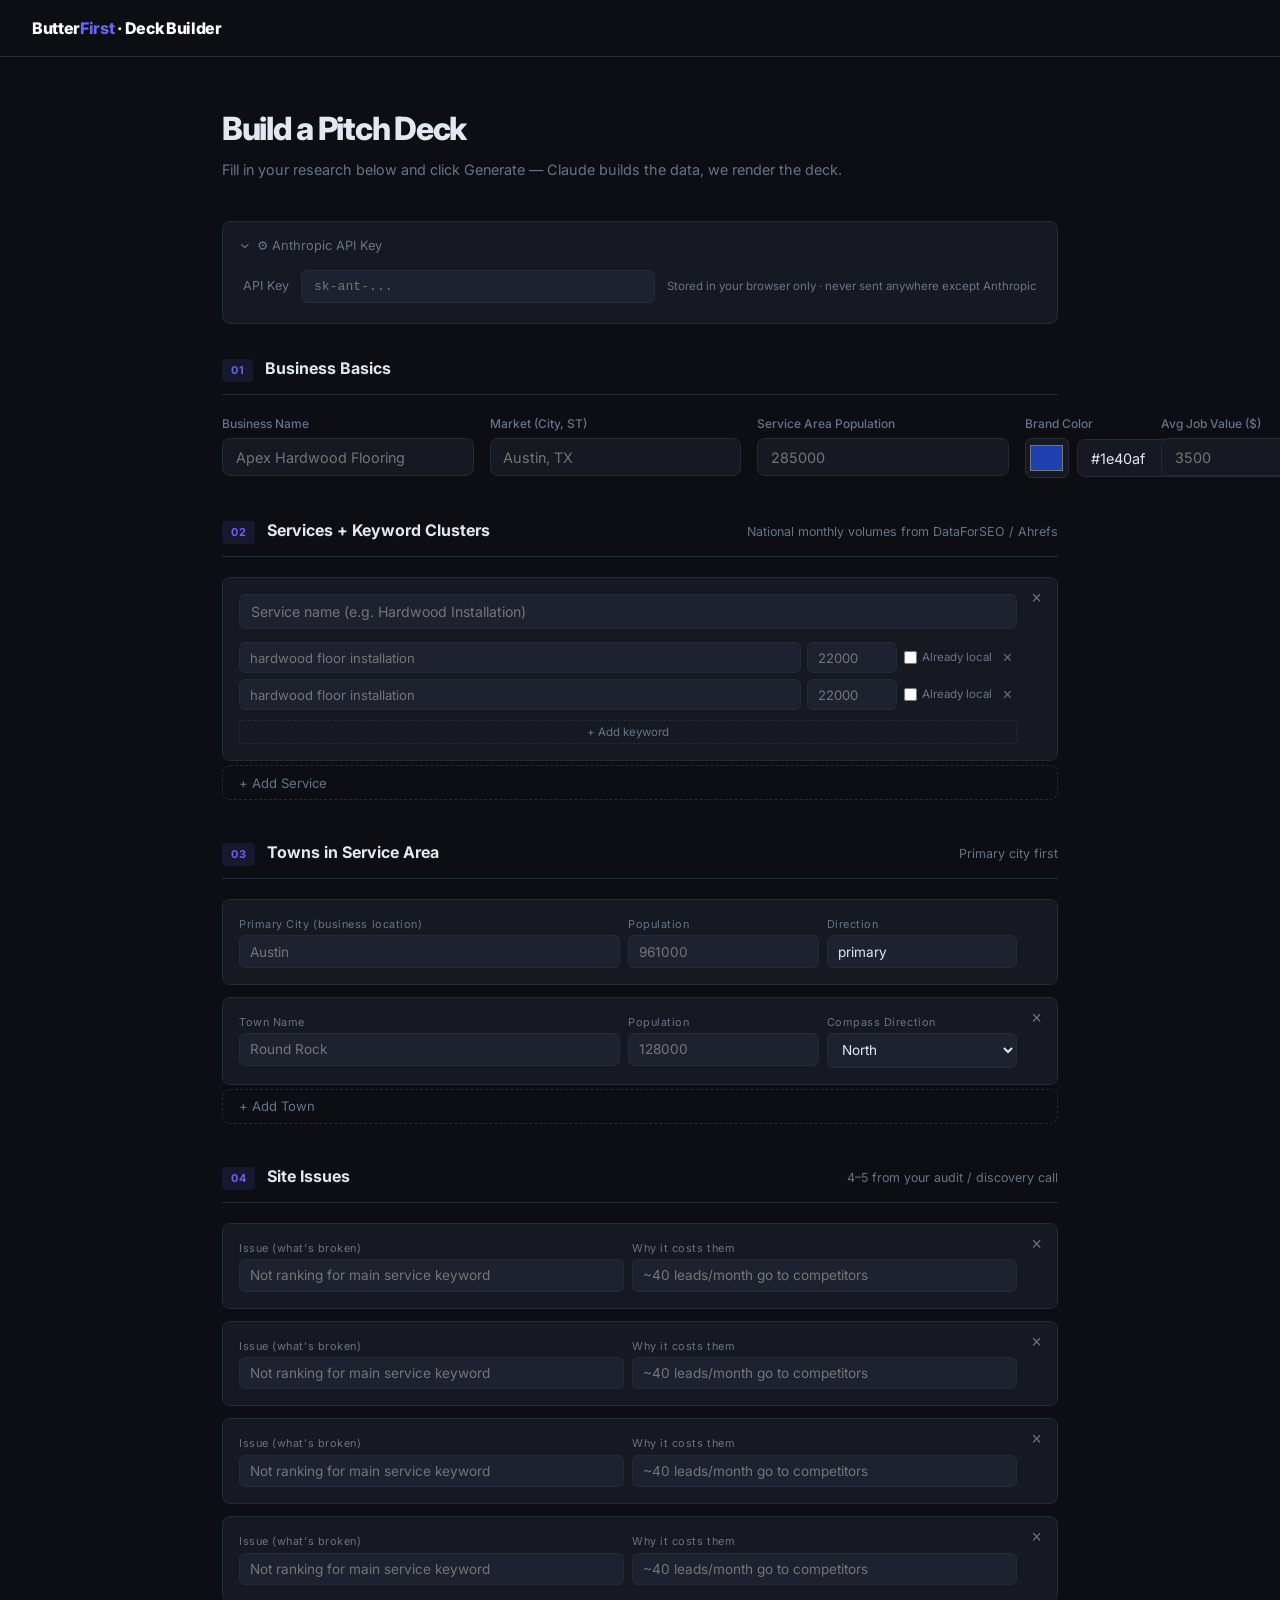
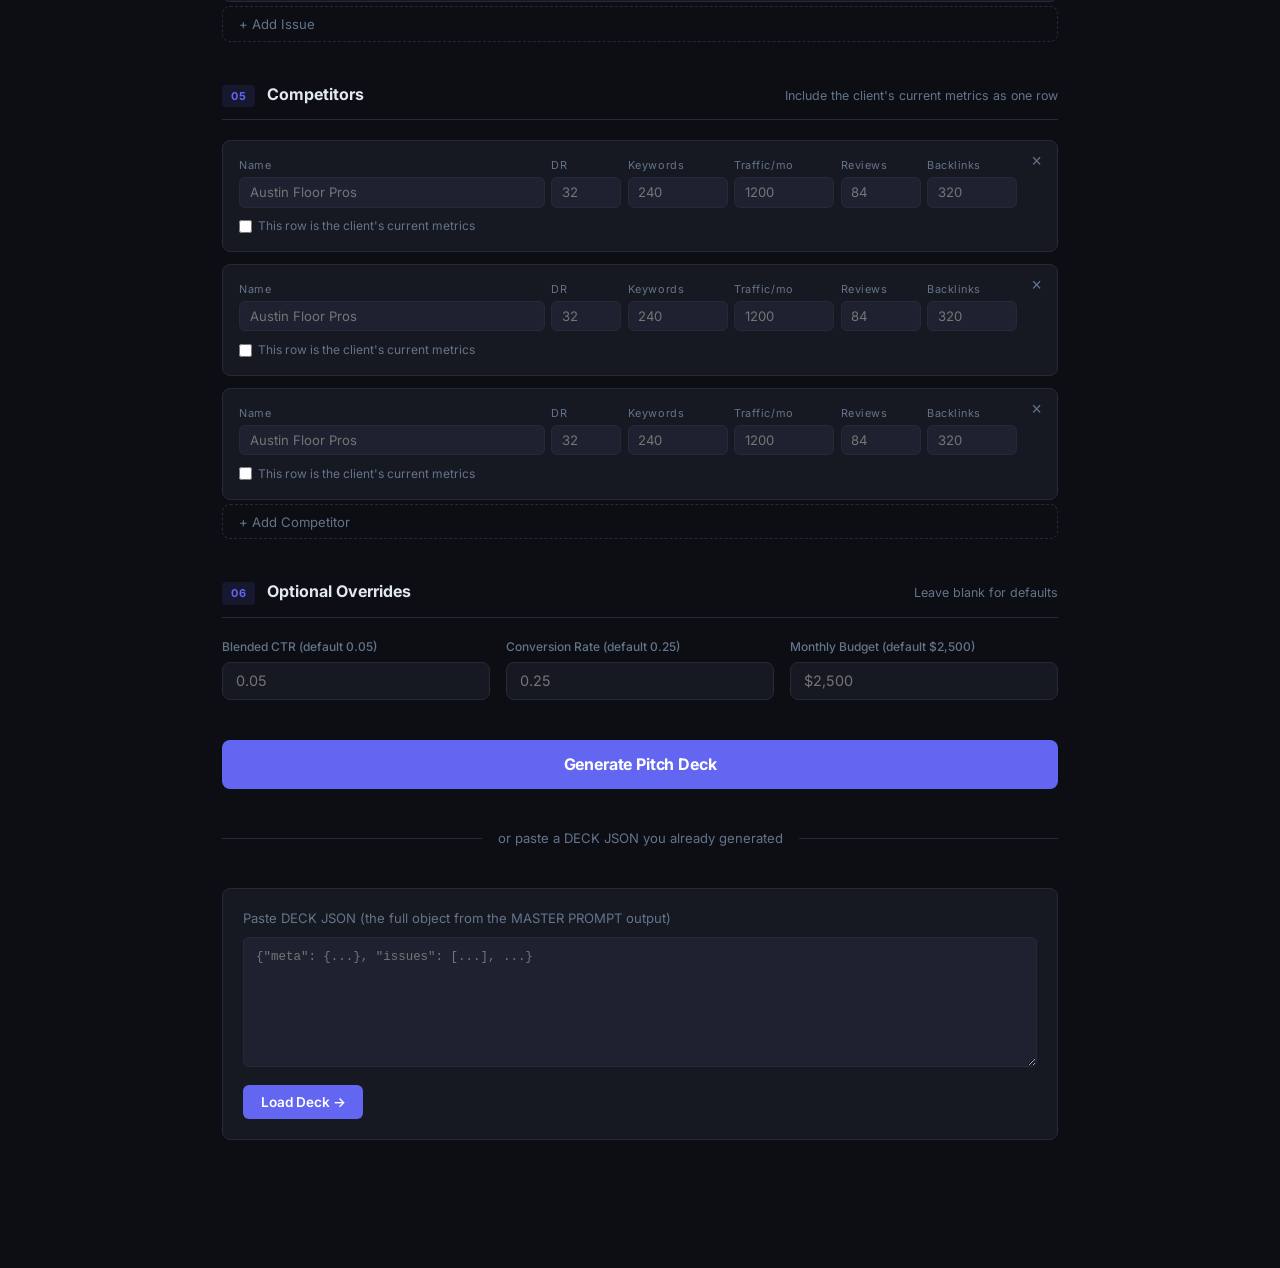
<file: index.html>
<!DOCTYPE html>
<html lang="en">
<head>
  <meta charset="UTF-8">
  <meta name="viewport" content="width=device-width, initial-scale=1.0">
  <title>Deck Builder · Butter First</title>
  <link rel="stylesheet" href="form.css">
</head>
<body>

<header>
  <div class="logo">Butter<span>First</span> · Deck Builder</div>
  <div class="header-actions">
    <a href="deck.html" class="btn-ghost" id="view-last-btn" style="display:none">View Last Deck →</a>
  </div>
</header>

<main>
  <h1 class="page-title">Build a Pitch Deck</h1>
  <p class="page-sub">Fill in your research below and click Generate — Claude builds the data, we render the deck.</p>

  <!-- API Key -->
  <details class="api-panel" id="api-details">
    <summary>⚙ Anthropic API Key</summary>
    <div class="api-panel-body">
      <label for="api-key">API Key</label>
      <input type="password" id="api-key" placeholder="sk-ant-..." autocomplete="off">
      <span class="api-key-note">Stored in your browser only · never sent anywhere except Anthropic</span>
    </div>
  </details>

  <form id="deck-form" novalidate>

    <!-- 1. Business Basics -->
    <div class="section">
      <div class="section-header">
        <span class="section-num">01</span>
        <span class="section-title">Business Basics</span>
      </div>
      <div class="field-grid" style="grid-template-columns: 1fr 1fr 1fr 120px 130px;">
        <div class="field">
          <label>Business Name</label>
          <input type="text" name="businessName" placeholder="Apex Hardwood Flooring" required>
        </div>
        <div class="field">
          <label>Market (City, ST)</label>
          <input type="text" name="market" placeholder="Austin, TX" required>
        </div>
        <div class="field">
          <label>Service Area Population</label>
          <input type="number" name="population" placeholder="285000" required min="1000">
        </div>
        <div class="field">
          <label>Brand Color</label>
          <div class="color-field">
            <input type="color" id="brand-color-picker" value="#1e40af">
            <input type="text" name="brandColor" id="brand-color-hex" placeholder="#1e40af" maxlength="7">
          </div>
        </div>
        <div class="field">
          <label>Avg Job Value ($)</label>
          <input type="number" name="aov" placeholder="3500" required min="1">
        </div>
      </div>
    </div>

    <!-- 2. Services + Keywords -->
    <div class="section">
      <div class="section-header">
        <span class="section-num">02</span>
        <span class="section-title">Services + Keyword Clusters</span>
        <span class="section-hint">National monthly volumes from DataForSEO / Ahrefs</span>
      </div>
      <div class="dynamic-list" id="services-list"></div>
      <button type="button" class="add-btn" id="add-service-btn">+ Add Service</button>
    </div>

    <!-- 3. Towns -->
    <div class="section">
      <div class="section-header">
        <span class="section-num">03</span>
        <span class="section-title">Towns in Service Area</span>
        <span class="section-hint">Primary city first</span>
      </div>
      <div class="dynamic-list" id="towns-list"></div>
      <button type="button" class="add-btn" id="add-town-btn">+ Add Town</button>
    </div>

    <!-- 4. Site Issues -->
    <div class="section">
      <div class="section-header">
        <span class="section-num">04</span>
        <span class="section-title">Site Issues</span>
        <span class="section-hint">4–5 from your audit / discovery call</span>
      </div>
      <div class="dynamic-list" id="issues-list"></div>
      <button type="button" class="add-btn" id="add-issue-btn">+ Add Issue</button>
    </div>

    <!-- 5. Competitors -->
    <div class="section">
      <div class="section-header">
        <span class="section-num">05</span>
        <span class="section-title">Competitors</span>
        <span class="section-hint">Include the client's current metrics as one row</span>
      </div>
      <div class="dynamic-list" id="competitors-list"></div>
      <button type="button" class="add-btn" id="add-comp-btn">+ Add Competitor</button>
    </div>

    <!-- 6. Overrides -->
    <div class="section">
      <div class="section-header">
        <span class="section-num">06</span>
        <span class="section-title">Optional Overrides</span>
        <span class="section-hint">Leave blank for defaults</span>
      </div>
      <div class="field-grid cols-3">
        <div class="field">
          <label>Blended CTR (default 0.05)</label>
          <input type="number" name="ctr" placeholder="0.05" step="0.01" min="0" max="1">
        </div>
        <div class="field">
          <label>Conversion Rate (default 0.25)</label>
          <input type="number" name="convRate" placeholder="0.25" step="0.01" min="0" max="1">
        </div>
        <div class="field">
          <label>Monthly Budget (default $2,500)</label>
          <input type="text" name="budget" placeholder="$2,500">
        </div>
      </div>
    </div>

    <!-- Error -->
    <div class="error-msg" id="error-msg"></div>

    <!-- Generate -->
    <button type="submit" class="btn-primary" id="generate-btn">
      Generate Pitch Deck
    </button>

  </form>

  <!-- Manual paste -->
  <div class="or-divider">or paste a DECK JSON you already generated</div>
  <div class="paste-zone">
    <label>Paste DECK JSON (the full object from the MASTER PROMPT output)</label>
    <textarea id="paste-json" placeholder='{"meta": {...}, "issues": [...], ...}'></textarea>
    <button type="button" class="btn-sm" id="load-json-btn">Load Deck →</button>
  </div>

</main>

<!-- Loading overlay -->
<div class="loading-overlay hidden" id="loading">
  <div class="spinner"></div>
  <div class="loading-title">Building your deck<span class="loading-dots"></span></div>
  <div class="loading-sub">Claude is crunching the numbers and writing the copy. Usually takes 15–30 seconds.</div>
</div>

<script src="form.js"></script>
</body>
</html>
</file>
<file: form.css>
@import url('https://fonts.googleapis.com/css2?family=Inter:wght@400;500;600;700;800&display=swap');

:root {
  --bg: #0c0e14;
  --surface: #161922;
  --surface2: #1e2230;
  --border: #252a3a;
  --accent: #6366f1;
  --accent-hover: #818cf8;
  --text: #e2e8f0;
  --text-muted: #64748b;
  --danger: #ef4444;
  --radius: 8px;
  --font: 'Inter', system-ui, -apple-system, sans-serif;
}

* { box-sizing: border-box; margin: 0; padding: 0; }

body {
  background: var(--bg);
  color: var(--text);
  font-family: var(--font);
  min-height: 100vh;
  line-height: 1.5;
}

/* ── Header ── */
header {
  padding: 1rem 2rem;
  border-bottom: 1px solid var(--border);
  display: flex;
  align-items: center;
  gap: 1rem;
  position: sticky;
  top: 0;
  background: var(--bg);
  z-index: 10;
}

.logo { font-weight: 800; font-size: 1rem; letter-spacing: -0.02em; color: #fff; }
.logo span { color: var(--accent); }

.header-actions { margin-left: auto; display: flex; gap: 0.75rem; align-items: center; }

.btn-ghost {
  background: none;
  border: 1px solid var(--border);
  border-radius: var(--radius);
  padding: 0.45rem 1rem;
  color: var(--text-muted);
  font-size: 0.82rem;
  font-family: var(--font);
  cursor: pointer;
  text-decoration: none;
  display: inline-flex;
  align-items: center;
  gap: 0.35rem;
  transition: all 0.15s;
}
.btn-ghost:hover { border-color: var(--accent); color: var(--accent); }

/* ── Main layout ── */
main {
  max-width: 900px;
  margin: 0 auto;
  padding: 3rem 2rem 8rem;
}

.page-title { font-size: 2rem; font-weight: 800; letter-spacing: -0.04em; margin-bottom: 0.4rem; }
.page-sub { color: var(--text-muted); font-size: 0.9rem; margin-bottom: 2.5rem; }

/* ── API Key ── */
details.api-panel {
  background: var(--surface);
  border: 1px solid var(--border);
  border-radius: var(--radius);
  margin-bottom: 2rem;
  overflow: hidden;
}

details.api-panel summary {
  padding: 0.75rem 1.25rem;
  cursor: pointer;
  font-size: 0.8rem;
  color: var(--text-muted);
  display: flex;
  align-items: center;
  gap: 0.5rem;
  list-style: none;
  user-select: none;
}

details.api-panel summary::before {
  content: '›';
  transition: transform 0.2s;
  font-size: 1rem;
  display: inline-block;
}

details.api-panel[open] summary::before { transform: rotate(90deg); }

.api-panel-body {
  padding: 0 1.25rem 1.25rem;
  display: flex;
  gap: 0.75rem;
  align-items: center;
  flex-wrap: wrap;
}

.api-panel-body label { font-size: 0.78rem; color: var(--text-muted); white-space: nowrap; }

.api-panel-body input {
  flex: 1;
  min-width: 280px;
  background: var(--surface2);
  border: 1px solid var(--border);
  border-radius: 6px;
  padding: 0.5rem 0.75rem;
  color: var(--text);
  font-size: 0.82rem;
  font-family: monospace;
}

.api-panel-body input:focus { outline: none; border-color: var(--accent); }
.api-key-note { font-size: 0.72rem; color: var(--text-muted); }

/* ── Sections ── */
.section { margin-bottom: 2.5rem; }

.section-header {
  display: flex;
  align-items: baseline;
  gap: 0.75rem;
  margin-bottom: 1.25rem;
  padding-bottom: 0.75rem;
  border-bottom: 1px solid var(--border);
}

.section-num {
  font-size: 0.68rem;
  font-weight: 700;
  letter-spacing: 0.08em;
  text-transform: uppercase;
  color: var(--accent);
  background: rgba(99,102,241,0.12);
  padding: 0.2rem 0.55rem;
  border-radius: 4px;
}

.section-title { font-size: 1rem; font-weight: 700; }
.section-hint { font-size: 0.78rem; color: var(--text-muted); margin-left: auto; }

/* ── Field grid ── */
.field-grid {
  display: grid;
  gap: 1rem;
  grid-template-columns: 1fr 1fr;
}
.field-grid.cols-3 { grid-template-columns: 1fr 1fr 1fr; }
.field-grid.cols-1 { grid-template-columns: 1fr; }

.field { display: flex; flex-direction: column; gap: 0.35rem; }

.field label { font-size: 0.75rem; font-weight: 500; color: var(--text-muted); }

.field input,
.field select,
.field textarea {
  background: var(--surface);
  border: 1px solid var(--border);
  border-radius: var(--radius);
  padding: 0.6rem 0.8rem;
  color: var(--text);
  font-size: 0.9rem;
  font-family: var(--font);
  transition: border-color 0.15s;
}

.field input:focus,
.field select:focus,
.field textarea:focus { outline: none; border-color: var(--accent); }

.field textarea { resize: vertical; min-height: 70px; }

.color-field { display: flex; gap: 0.5rem; align-items: center; }
.color-field input[type="color"] {
  width: 44px;
  height: 40px;
  padding: 0.15rem;
  cursor: pointer;
  border-radius: 6px;
  flex-shrink: 0;
}
.color-field input[type="text"] { flex: 1; }

/* ── Dynamic rows ── */
.dynamic-list { display: flex; flex-direction: column; gap: 0.75rem; }

.dynamic-row {
  background: var(--surface);
  border: 1px solid var(--border);
  border-radius: var(--radius);
  padding: 1rem 2.5rem 1rem 1rem;
  display: grid;
  gap: 0.6rem;
  position: relative;
}

.dynamic-row .remove-btn {
  position: absolute;
  top: 0.6rem;
  right: 0.6rem;
  background: none;
  border: none;
  color: var(--text-muted);
  cursor: pointer;
  font-size: 1.1rem;
  padding: 0.15rem 0.35rem;
  border-radius: 4px;
  line-height: 1;
  transition: color 0.15s, background 0.15s;
}
.dynamic-row .remove-btn:hover { color: var(--danger); background: rgba(239,68,68,0.1); }

.add-btn {
  display: flex;
  align-items: center;
  gap: 0.4rem;
  background: none;
  border: 1px dashed var(--border);
  border-radius: var(--radius);
  padding: 0.55rem 1rem;
  color: var(--text-muted);
  font-size: 0.82rem;
  font-family: var(--font);
  cursor: pointer;
  transition: all 0.15s;
  margin-top: 0.25rem;
  width: 100%;
}
.add-btn:hover { border-color: var(--accent); color: var(--accent); background: rgba(99,102,241,0.05); }

/* ── Inline grid inside dynamic rows ── */
.row-grid { display: grid; gap: 0.5rem; }
.row-grid.g2 { grid-template-columns: 1fr 1fr; }
.row-grid.g3 { grid-template-columns: 2fr 1fr 1fr; }
.row-grid.g5 { grid-template-columns: 2fr 80px 90px 90px 80px; }

.row-grid input,
.row-grid select {
  background: var(--surface2);
  border: 1px solid var(--border);
  border-radius: 6px;
  padding: 0.45rem 0.65rem;
  color: var(--text);
  font-size: 0.85rem;
  font-family: var(--font);
}
.row-grid input:focus,
.row-grid select:focus { outline: none; border-color: var(--accent); }

.row-label {
  font-size: 0.68rem;
  color: var(--text-muted);
  letter-spacing: 0.05em;
  margin-bottom: 0.2rem;
}

/* ── Service keyword sub-list ── */
.service-name-row { display: flex; gap: 0.5rem; align-items: center; }
.service-name-row input { flex: 1; }

.kw-list { display: flex; flex-direction: column; gap: 0.4rem; margin-top: 0.25rem; }

.kw-row {
  display: grid;
  grid-template-columns: 1fr 90px auto auto;
  gap: 0.4rem;
  align-items: center;
}
.kw-row input {
  background: var(--surface2);
  border: 1px solid var(--border);
  border-radius: 6px;
  padding: 0.4rem 0.6rem;
  color: var(--text);
  font-size: 0.82rem;
  font-family: var(--font);
}
.kw-row input:focus { outline: none; border-color: var(--accent); }

.kw-local {
  display: flex;
  align-items: center;
  gap: 0.3rem;
  font-size: 0.72rem;
  color: var(--text-muted);
  white-space: nowrap;
  cursor: pointer;
  user-select: none;
}
.kw-local input[type="checkbox"] { accent-color: var(--accent); }

.icon-btn {
  background: none;
  border: none;
  color: var(--text-muted);
  cursor: pointer;
  font-size: 1rem;
  padding: 0.2rem 0.3rem;
  line-height: 1;
  border-radius: 4px;
  transition: color 0.15s;
}
.icon-btn:hover { color: var(--danger); }

.add-kw-btn {
  background: none;
  border: 1px dashed var(--border);
  border-radius: 4px;
  padding: 0.25rem 0.6rem;
  color: var(--text-muted);
  font-size: 0.72rem;
  font-family: var(--font);
  cursor: pointer;
  transition: all 0.15s;
  align-self: start;
}
.add-kw-btn:hover { border-color: var(--accent); color: var(--accent); }

.client-check {
  display: flex;
  align-items: center;
  gap: 0.4rem;
  font-size: 0.75rem;
  color: var(--text-muted);
  cursor: pointer;
  grid-column: 1 / -1;
  user-select: none;
}
.client-check input[type="checkbox"] { accent-color: var(--accent); }

/* ── Divider & paste zone ── */
.or-divider {
  display: flex;
  align-items: center;
  gap: 1rem;
  margin: 2.5rem 0;
  color: var(--text-muted);
  font-size: 0.82rem;
}
.or-divider::before,
.or-divider::after { content: ''; flex: 1; height: 1px; background: var(--border); }

.paste-zone {
  background: var(--surface);
  border: 1px solid var(--border);
  border-radius: var(--radius);
  padding: 1.25rem;
}
.paste-zone label { font-size: 0.82rem; color: var(--text-muted); margin-bottom: 0.5rem; display: block; }
.paste-zone textarea {
  width: 100%;
  background: var(--surface2);
  border: 1px solid var(--border);
  border-radius: 6px;
  padding: 0.75rem;
  color: var(--text);
  font-family: monospace;
  font-size: 0.78rem;
  resize: vertical;
  min-height: 130px;
  margin-bottom: 0.75rem;
}
.paste-zone textarea:focus { outline: none; border-color: var(--accent); }

/* ── Buttons ── */
.btn-primary {
  display: flex;
  align-items: center;
  justify-content: center;
  gap: 0.5rem;
  background: var(--accent);
  color: #fff;
  border: none;
  border-radius: var(--radius);
  padding: 0.9rem 2rem;
  font-size: 1rem;
  font-weight: 700;
  font-family: var(--font);
  cursor: pointer;
  transition: background 0.15s, transform 0.1s, opacity 0.15s;
  width: 100%;
  margin-top: 2rem;
  letter-spacing: -0.01em;
}
.btn-primary:hover { background: var(--accent-hover); }
.btn-primary:active { transform: scale(0.99); }
.btn-primary:disabled { opacity: 0.45; cursor: not-allowed; }

.btn-sm {
  background: var(--accent);
  color: #fff;
  border: none;
  border-radius: 6px;
  padding: 0.55rem 1.1rem;
  font-size: 0.85rem;
  font-weight: 600;
  font-family: var(--font);
  cursor: pointer;
  transition: background 0.15s;
}
.btn-sm:hover { background: var(--accent-hover); }

/* ── Loading overlay ── */
.loading-overlay {
  position: fixed;
  inset: 0;
  background: rgba(12,14,20,0.92);
  display: flex;
  flex-direction: column;
  align-items: center;
  justify-content: center;
  gap: 1.25rem;
  z-index: 100;
  backdrop-filter: blur(10px);
}
.loading-overlay.hidden { display: none; }

.spinner {
  width: 44px;
  height: 44px;
  border: 3px solid var(--border);
  border-top-color: var(--accent);
  border-radius: 50%;
  animation: spin 0.75s linear infinite;
}
@keyframes spin { to { transform: rotate(360deg); } }

.loading-title { font-size: 1.1rem; font-weight: 600; }
.loading-sub { font-size: 0.85rem; color: var(--text-muted); max-width: 320px; text-align: center; }
.loading-dots::after { content: ''; animation: dots 1.4s steps(4,end) infinite; }
@keyframes dots { 0%,20%{content:'.'} 40%{content:'..'} 60%,100%{content:'...'} }

/* ── Error ── */
.error-msg {
  background: rgba(239,68,68,0.08);
  border: 1px solid rgba(239,68,68,0.25);
  border-radius: var(--radius);
  padding: 0.75rem 1rem;
  color: #fca5a5;
  font-size: 0.85rem;
  margin-top: 1rem;
  display: none;
  line-height: 1.4;
}
.error-msg.visible { display: block; }
</file>
